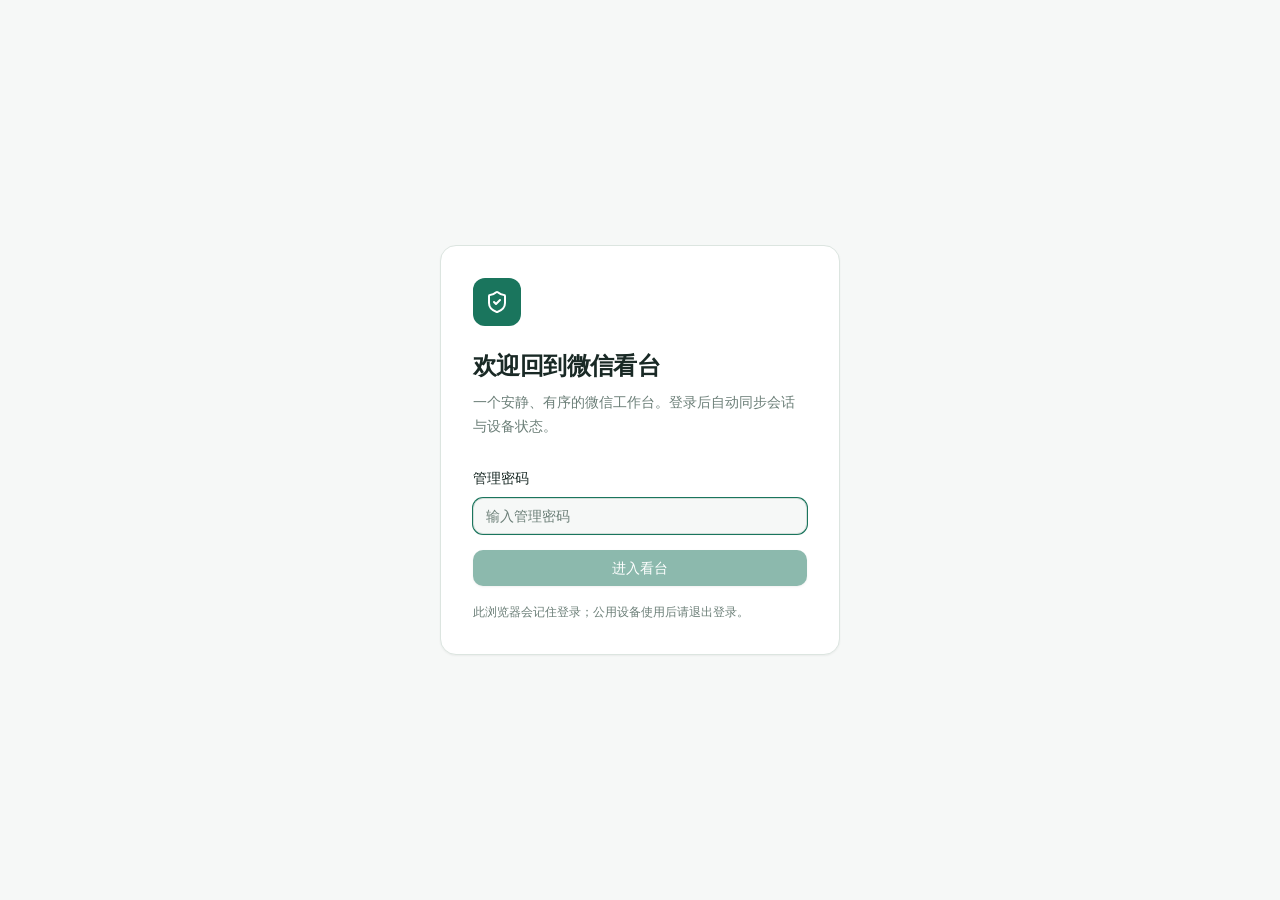
<file: internal/bridge/admin_dist/index.html>
<!doctype html>
<html lang="zh-CN">
  <head>
    <meta charset="UTF-8" />
    <meta name="viewport" content="width=device-width, initial-scale=1.0" />
    <link rel="icon" href="data:image/svg+xml,%3Csvg xmlns='http://www.w3.org/2000/svg' viewBox='0 0 64 64'%3E%3Crect width='64' height='64' rx='12' fill='%23111727'/%3E%3Cpath d='M8 32s8-14 24-14 24 14 24 14-8 14-24 14S8 32 8 32Z' fill='none' stroke='%23fff' stroke-width='5'/%3E%3Ccircle cx='32' cy='32' r='7' fill='%2322c55e'/%3E%3C/svg%3E" />
    <title>微信看台</title>
    <script type="module" crossorigin src="./assets/index-Dtu9FPA7.js"></script>
    <link rel="stylesheet" crossorigin href="./assets/index-B9vF1eFD.css">
  </head>
  <body>
    <div id="root"></div>
  </body>
</html>
</file>
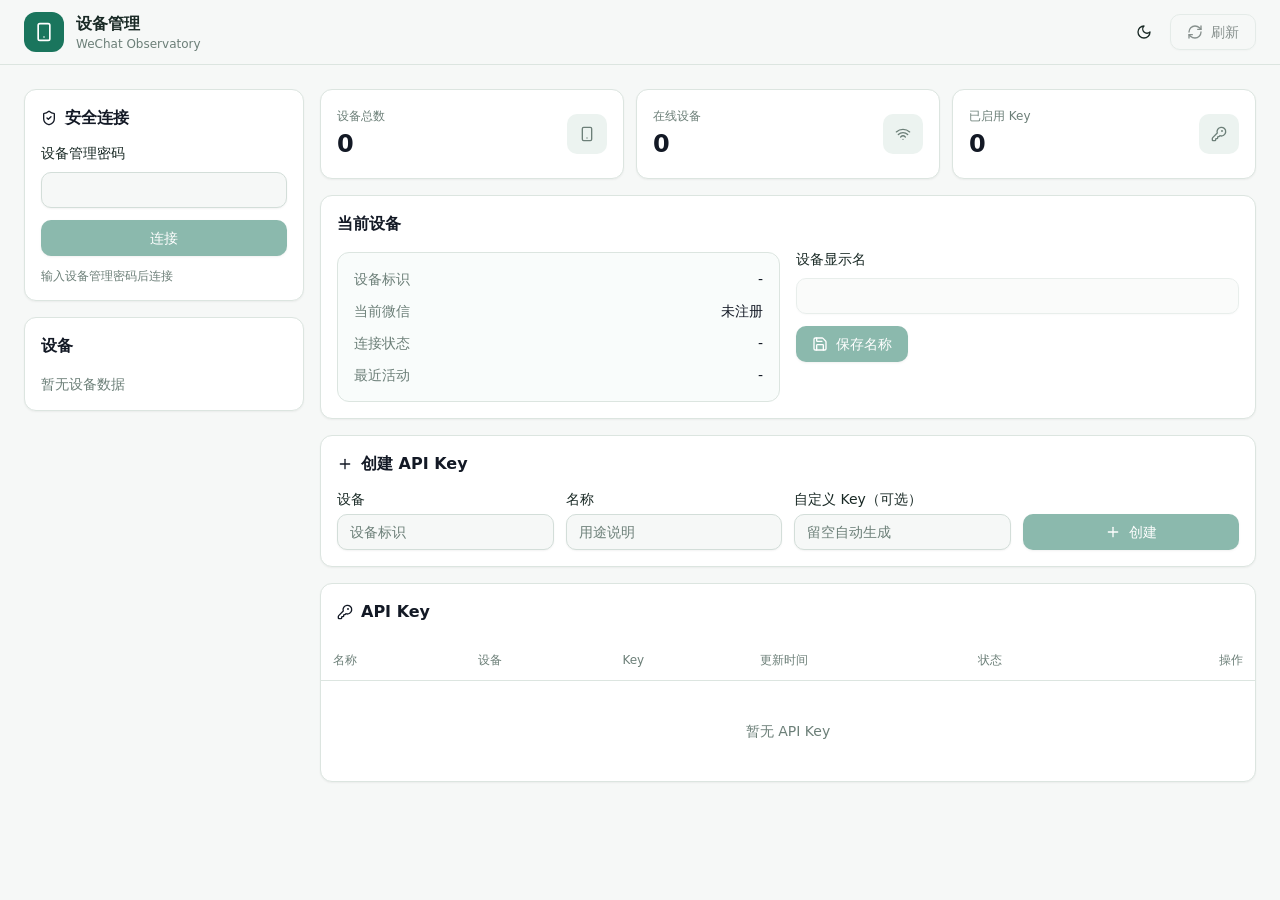
<file: internal/bridge/device_dist/index.html>
<!doctype html>
<html lang="zh-CN">
  <head>
    <meta charset="UTF-8" />
    <meta name="viewport" content="width=device-width, initial-scale=1.0, viewport-fit=cover" />
    <meta name="theme-color" content="#111827" />
    <meta name="apple-mobile-web-app-capable" content="yes" />
    <meta name="apple-mobile-web-app-status-bar-style" content="black-translucent" />
    <meta name="apple-mobile-web-app-title" content="设备管理" />
    <link rel="manifest" href="./device-manifest.webmanifest" />
    <link rel="icon" href="./device-icons/icon-192.png" type="image/png" />
    <link rel="apple-touch-icon" sizes="180x180" href="./device-icons/icon-180.png" />
    <title>设备管理</title>
    <script type="module" crossorigin src="./device-assets/index-Pha3M08c.js"></script>
    <link rel="stylesheet" crossorigin href="./device-assets/index-DvnNr11M.css">
  </head>
  <body>
    <div id="root"></div>
  </body>
</html>
</file>
<file: internal/bridge/admin_dist/assets/index-B9vF1eFD.css>
*,:before,:after{--tw-border-spacing-x: 0;--tw-border-spacing-y: 0;--tw-translate-x: 0;--tw-translate-y: 0;--tw-rotate: 0;--tw-skew-x: 0;--tw-skew-y: 0;--tw-scale-x: 1;--tw-scale-y: 1;--tw-pan-x: ;--tw-pan-y: ;--tw-pinch-zoom: ;--tw-scroll-snap-strictness: proximity;--tw-gradient-from-position: ;--tw-gradient-via-position: ;--tw-gradient-to-position: ;--tw-ordinal: ;--tw-slashed-zero: ;--tw-numeric-figure: ;--tw-numeric-spacing: ;--tw-numeric-fraction: ;--tw-ring-inset: ;--tw-ring-offset-width: 0px;--tw-ring-offset-color: #fff;--tw-ring-color: rgb(59 130 246 / .5);--tw-ring-offset-shadow: 0 0 #0000;--tw-ring-shadow: 0 0 #0000;--tw-shadow: 0 0 #0000;--tw-shadow-colored: 0 0 #0000;--tw-blur: ;--tw-brightness: ;--tw-contrast: ;--tw-grayscale: ;--tw-hue-rotate: ;--tw-invert: ;--tw-saturate: ;--tw-sepia: ;--tw-drop-shadow: ;--tw-backdrop-blur: ;--tw-backdrop-brightness: ;--tw-backdrop-contrast: ;--tw-backdrop-grayscale: ;--tw-backdrop-hue-rotate: ;--tw-backdrop-invert: ;--tw-backdrop-opacity: ;--tw-backdrop-saturate: ;--tw-backdrop-sepia: ;--tw-contain-size: ;--tw-contain-layout: ;--tw-contain-paint: ;--tw-contain-style: }::backdrop{--tw-border-spacing-x: 0;--tw-border-spacing-y: 0;--tw-translate-x: 0;--tw-translate-y: 0;--tw-rotate: 0;--tw-skew-x: 0;--tw-skew-y: 0;--tw-scale-x: 1;--tw-scale-y: 1;--tw-pan-x: ;--tw-pan-y: ;--tw-pinch-zoom: ;--tw-scroll-snap-strictness: proximity;--tw-gradient-from-position: ;--tw-gradient-via-position: ;--tw-gradient-to-position: ;--tw-ordinal: ;--tw-slashed-zero: ;--tw-numeric-figure: ;--tw-numeric-spacing: ;--tw-numeric-fraction: ;--tw-ring-inset: ;--tw-ring-offset-width: 0px;--tw-ring-offset-color: #fff;--tw-ring-color: rgb(59 130 246 / .5);--tw-ring-offset-shadow: 0 0 #0000;--tw-ring-shadow: 0 0 #0000;--tw-shadow: 0 0 #0000;--tw-shadow-colored: 0 0 #0000;--tw-blur: ;--tw-brightness: ;--tw-contrast: ;--tw-grayscale: ;--tw-hue-rotate: ;--tw-invert: ;--tw-saturate: ;--tw-sepia: ;--tw-drop-shadow: ;--tw-backdrop-blur: ;--tw-backdrop-brightness: ;--tw-backdrop-contrast: ;--tw-backdrop-grayscale: ;--tw-backdrop-hue-rotate: ;--tw-backdrop-invert: ;--tw-backdrop-opacity: ;--tw-backdrop-saturate: ;--tw-backdrop-sepia: ;--tw-contain-size: ;--tw-contain-layout: ;--tw-contain-paint: ;--tw-contain-style: }*,:before,:after{box-sizing:border-box;border-width:0;border-style:solid;border-color:#e5e7eb}:before,:after{--tw-content: ""}html,:host{line-height:1.5;-webkit-text-size-adjust:100%;-moz-tab-size:4;-o-tab-size:4;tab-size:4;font-family:ui-sans-serif,system-ui,sans-serif,"Apple Color Emoji","Segoe UI Emoji",Segoe UI Symbol,"Noto Color Emoji";font-feature-settings:normal;font-variation-settings:normal;-webkit-tap-highlight-color:transparent}body{margin:0;line-height:inherit}hr{height:0;color:inherit;border-top-width:1px}abbr:where([title]){-webkit-text-decoration:underline dotted;text-decoration:underline dotted}h1,h2,h3,h4,h5,h6{font-size:inherit;font-weight:inherit}a{color:inherit;text-decoration:inherit}b,strong{font-weight:bolder}code,kbd,samp,pre{font-family:ui-monospace,SFMono-Regular,Menlo,Monaco,Consolas,Liberation Mono,Courier New,monospace;font-feature-settings:normal;font-variation-settings:normal;font-size:1em}small{font-size:80%}sub,sup{font-size:75%;line-height:0;position:relative;vertical-align:baseline}sub{bottom:-.25em}sup{top:-.5em}table{text-indent:0;border-color:inherit;border-collapse:collapse}button,input,optgroup,select,textarea{font-family:inherit;font-feature-settings:inherit;font-variation-settings:inherit;font-size:100%;font-weight:inherit;line-height:inherit;letter-spacing:inherit;color:inherit;margin:0;padding:0}button,select{text-transform:none}button,input:where([type=button]),input:where([type=reset]),input:where([type=submit]){-webkit-appearance:button;background-color:transparent;background-image:none}:-moz-focusring{outline:auto}:-moz-ui-invalid{box-shadow:none}progress{vertical-align:baseline}::-webkit-inner-spin-button,::-webkit-outer-spin-button{height:auto}[type=search]{-webkit-appearance:textfield;outline-offset:-2px}::-webkit-search-decoration{-webkit-appearance:none}::-webkit-file-upload-button{-webkit-appearance:button;font:inherit}summary{display:list-item}blockquote,dl,dd,h1,h2,h3,h4,h5,h6,hr,figure,p,pre{margin:0}fieldset{margin:0;padding:0}legend{padding:0}ol,ul,menu{list-style:none;margin:0;padding:0}dialog{padding:0}textarea{resize:vertical}input::-moz-placeholder,textarea::-moz-placeholder{opacity:1;color:#9ca3af}input::placeholder,textarea::placeholder{opacity:1;color:#9ca3af}button,[role=button]{cursor:pointer}:disabled{cursor:default}img,svg,video,canvas,audio,iframe,embed,object{display:block;vertical-align:middle}img,video{max-width:100%;height:auto}[hidden]:where(:not([hidden=until-found])){display:none}:root{--background: 150 15% 97%;--foreground: 164 24% 13%;--card: 0 0% 100%;--card-foreground: 222 31% 11%;--primary: 164 64% 28%;--primary-foreground: 0 0% 100%;--secondary: 154 24% 94%;--secondary-foreground: 164 24% 18%;--muted: 150 12% 94%;--muted-foreground: 160 8% 46%;--destructive: 5 73% 42%;--destructive-foreground: 0 0% 100%;--border: 150 14% 88%;--input: 150 14% 85%;--ring: 164 64% 28%;--radius: .75rem}.dark{--background: 165 14% 8%;--foreground: 150 16% 93%;--card: 165 13% 11%;--card-foreground: 150 16% 93%;--primary: 158 47% 58%;--primary-foreground: 164 35% 10%;--secondary: 164 15% 17%;--secondary-foreground: 150 16% 93%;--muted: 164 12% 15%;--muted-foreground: 155 10% 63%;--destructive: 4 72% 48%;--destructive-foreground: 0 0% 100%;--border: 164 12% 22%;--input: 164 12% 26%;--ring: 158 47% 58%}*{border-color:hsl(var(--border))}body{margin:0;min-width:320px;background-color:hsl(var(--background));color:hsl(var(--foreground));font-family:Inter,ui-sans-serif,system-ui,-apple-system,BlinkMacSystemFont,Segoe UI,sans-serif}#root{min-height:100vh}button,input{letter-spacing:0}:focus-visible{outline:2px solid hsl(var(--ring));outline-offset:3px}button{cursor:pointer}button:disabled{cursor:default}[hidden]{display:none!important}.observatory-app{min-height:100vh;background-color:hsl(var(--background));color:hsl(var(--foreground))}.app-sidebar{position:fixed;top:0;bottom:0;left:0;z-index:30;display:flex;width:224px;flex-direction:column;border-right-width:1px;background-color:hsl(var(--card));padding:1.75rem 1rem}.app-brand{margin-bottom:2.5rem;display:flex;align-items:center;gap:.75rem;padding-left:.5rem;padding-right:.5rem}.brand-mark{display:flex;height:2.5rem;width:2.5rem;flex-shrink:0;align-items:center;justify-content:center;border-radius:.75rem;background-color:hsl(var(--primary));color:hsl(var(--primary-foreground))}.app-brand strong{display:block;font-size:1rem;line-height:1.5rem;letter-spacing:.025em}.app-brand span:not(.brand-mark){margin-top:.125rem;display:block;font-size:9px;font-weight:600;letter-spacing:.18em;color:hsl(var(--muted-foreground))}.app-nav{display:grid;gap:.375rem}.app-nav button{display:flex;min-height:2.75rem;align-items:center;gap:.75rem;border-radius:var(--radius);padding-left:.75rem;padding-right:.75rem;text-align:left;font-size:.875rem;line-height:1.25rem;font-weight:500;color:hsl(var(--muted-foreground));transition-property:color,background-color,border-color,text-decoration-color,fill,stroke;transition-timing-function:cubic-bezier(.4,0,.2,1);transition-duration:.15s}.app-nav button:hover{background-color:hsl(var(--secondary));color:hsl(var(--foreground))}.app-nav button[aria-current=page]{background-color:hsl(var(--secondary));color:hsl(var(--primary))}.sidebar-devices{margin-top:2.25rem;min-height:0px;overflow-y:auto;border-top-width:1px;padding-top:1.5rem}.sidebar-label{margin-bottom:.75rem;display:flex;align-items:center;justify-content:space-between;padding-left:.75rem;padding-right:.75rem;font-size:11px;font-weight:500;color:hsl(var(--muted-foreground))}.sidebar-label span{border-radius:.25rem;background-color:hsl(var(--secondary));padding:.125rem .375rem;font-size:10px}.device-selector{margin-bottom:.25rem;display:flex;width:100%;align-items:center;gap:.625rem;border-radius:var(--radius);padding:.75rem;text-align:left}.device-selector:hover{background-color:hsl(var(--secondary))}.device-selector[aria-pressed=true]{background-color:hsl(var(--primary) / .05)}.device-selector strong{display:block;overflow:hidden;text-overflow:ellipsis;white-space:nowrap;font-size:.875rem;line-height:1.25rem;font-weight:500}.device-selector small{margin-top:.25rem;display:block;overflow:hidden;text-overflow:ellipsis;white-space:nowrap;font-size:11px;color:hsl(var(--muted-foreground))}.device-dot{height:.375rem;width:.375rem;flex-shrink:0;border-radius:9999px;--tw-bg-opacity: 1;background-color:rgb(16 185 129 / var(--tw-bg-opacity, 1))}.device-dot.offline{background-color:hsl(var(--muted-foreground))}.sidebar-footer{margin-top:auto;display:flex;align-items:center;justify-content:space-between;gap:.25rem;padding-top:1.5rem}.app-body{margin-left:224px;min-width:0px}.app-topbar{display:flex;min-height:106px;align-items:center;justify-content:space-between;gap:1rem;border-bottom-width:1px;background-color:hsl(var(--card) / .7);padding:1.25rem 2rem}.eyebrow{margin-bottom:.375rem;font-size:10px;font-weight:600;letter-spacing:.18em;color:hsl(var(--muted-foreground))}.app-topbar h1{font-size:1.25rem;line-height:1.75rem;font-weight:600;letter-spacing:-.025em}.app-main{margin-left:auto;margin-right:auto;display:grid;max-width:1600px;gap:1.25rem;padding:1rem 2rem 2rem}.workspace-notice{display:flex;min-width:0px;align-items:flex-start;justify-content:space-between;gap:1rem;font-size:.75rem;line-height:1.25rem;color:hsl(var(--muted-foreground))}.workspace-notice>span:first-child{white-space:normal;overflow-wrap:anywhere}.workspace-summary{display:flex;flex-wrap:wrap;align-items:center;justify-content:space-between;gap:1.25rem;border-radius:.75rem;border-width:1px;background-color:hsl(var(--card));padding:1rem 1.25rem}.summary-account{display:flex;min-width:0px;flex:1 1 0%;align-items:center;gap:.75rem}.account-avatar{display:flex;height:3rem;width:3rem;flex-shrink:0;align-items:center;justify-content:center;border-radius:.75rem;background-color:hsl(var(--secondary));color:hsl(var(--primary))}.summary-metrics{display:flex;flex-shrink:0;gap:2rem;border-left-width:1px;padding-left:1.75rem}.summary-metrics>div{display:grid;gap:.25rem}.summary-metrics span{font-size:11px;color:hsl(var(--muted-foreground))}.summary-metrics strong{font-size:1.25rem;line-height:1.75rem;font-weight:600;--tw-numeric-spacing: tabular-nums;font-variant-numeric:var(--tw-ordinal) var(--tw-slashed-zero) var(--tw-numeric-figure) var(--tw-numeric-spacing) var(--tw-numeric-fraction)}.conversation-grid{display:grid;min-width:0px;align-items:flex-start;gap:1.25rem;grid-template-columns:300px minmax(0,1fr)}.contact-panel,.chat-panel{overflow:hidden;--tw-shadow: 0 0 #0000;--tw-shadow-colored: 0 0 #0000;box-shadow:var(--tw-ring-offset-shadow, 0 0 #0000),var(--tw-ring-shadow, 0 0 #0000),var(--tw-shadow)}.contact-list{display:grid;max-height:650px;min-height:180px;align-content:flex-start;gap:.25rem;overflow-y:auto;overflow-x:hidden}.contact-row{width:100%;min-width:0px;border-radius:var(--radius);border-width:1px;border-color:transparent;padding:.75rem;text-align:left;transition-property:color,background-color,border-color,text-decoration-color,fill,stroke;transition-timing-function:cubic-bezier(.4,0,.2,1);transition-duration:.15s}.contact-row:hover{background-color:hsl(var(--secondary) / .6)}.contact-row.selected{border-color:hsl(var(--primary) / .1);background-color:hsl(var(--secondary))}.message-timeline{display:grid;height:380px;min-height:240px;align-content:flex-start;gap:1rem;overflow-y:auto;overflow-x:hidden;border-radius:var(--radius);background-color:hsl(var(--muted) / .4);padding:1rem}.message-composer{display:grid;gap:.5rem;border-radius:var(--radius);border-width:1px;background-color:hsl(var(--card));padding:.75rem}.message-composer textarea{min-height:72px;resize:vertical;border-width:0px;background-color:transparent;padding-left:0;padding-right:0;--tw-shadow: 0 0 #0000;--tw-shadow-colored: 0 0 #0000;box-shadow:var(--tw-ring-offset-shadow, 0 0 #0000),var(--tw-ring-shadow, 0 0 #0000),var(--tw-shadow)}.message-composer textarea:focus-visible{--tw-ring-offset-shadow: var(--tw-ring-inset) 0 0 0 var(--tw-ring-offset-width) var(--tw-ring-offset-color);--tw-ring-shadow: var(--tw-ring-inset) 0 0 0 calc(0px + var(--tw-ring-offset-width)) var(--tw-ring-color);box-shadow:var(--tw-ring-offset-shadow),var(--tw-ring-shadow),var(--tw-shadow, 0 0 #0000)}.login-page{display:grid;min-height:100vh;place-items:center;background-color:hsl(var(--background));padding:1.5rem}.login-card{width:100%;max-width:400px;border-radius:1rem;border-width:1px;background-color:hsl(var(--card));padding:2rem;--tw-shadow: 0 1px 2px 0 rgb(0 0 0 / .05);--tw-shadow-colored: 0 1px 2px 0 var(--tw-shadow-color);box-shadow:var(--tw-ring-offset-shadow, 0 0 #0000),var(--tw-ring-shadow, 0 0 #0000),var(--tw-shadow)}.login-card .brand-mark{margin-bottom:1.5rem;height:3rem;width:3rem}.pointer-events-none{pointer-events:none}.visible{visibility:visible}.fixed{position:fixed}.absolute{position:absolute}.relative{position:relative}.inset-0{top:0;right:0;bottom:0;left:0}.left-2\.5{left:.625rem}.right-2{right:.5rem}.top-2{top:.5rem}.top-2\.5{top:.625rem}.z-10{z-index:10}.z-50{z-index:50}.mx-3{margin-left:.75rem;margin-right:.75rem}.my-2{margin-top:.5rem;margin-bottom:.5rem}.mb-1{margin-bottom:.25rem}.mb-2{margin-bottom:.5rem}.mb-4{margin-bottom:1rem}.mb-7{margin-bottom:1.75rem}.ml-auto{margin-left:auto}.mr-1{margin-right:.25rem}.mt-1{margin-top:.25rem}.mt-2{margin-top:.5rem}.mt-3{margin-top:.75rem}.mt-4{margin-top:1rem}.mt-5{margin-top:1.25rem}.block{display:block}.flex{display:flex}.inline-flex{display:inline-flex}.table{display:table}.grid{display:grid}.hidden{display:none}.h-10{height:2.5rem}.h-3{height:.75rem}.h-3\.5{height:.875rem}.h-4{height:1rem}.h-5{height:1.25rem}.h-6{height:1.5rem}.h-7{height:1.75rem}.h-8{height:2rem}.h-9{height:2.25rem}.h-auto{height:auto}.max-h-56{max-height:14rem}.max-h-72{max-height:18rem}.max-h-80{max-height:20rem}.max-h-\[420px\]{max-height:420px}.max-h-\[calc\(100dvh-2rem\)\]{max-height:calc(100dvh - 2rem)}.min-h-\[120px\]{min-height:120px}.min-h-\[96px\]{min-height:96px}.w-3{width:.75rem}.w-3\.5{width:.875rem}.w-4{width:1rem}.w-5{width:1.25rem}.w-6{width:1.5rem}.w-9{width:2.25rem}.w-\[128px\]{width:128px}.w-\[96px\]{width:96px}.w-fit{width:-moz-fit-content;width:fit-content}.w-full{width:100%}.min-w-0{min-width:0px}.min-w-\[120px\]{min-width:120px}.min-w-\[140px\]{min-width:140px}.min-w-\[150px\]{min-width:150px}.min-w-\[160px\]{min-width:160px}.min-w-\[180px\]{min-width:180px}.min-w-\[220px\]{min-width:220px}.min-w-\[280px\]{min-width:280px}.max-w-3xl{max-width:48rem}.max-w-\[420px\]{max-width:420px}.max-w-\[82\%\]{max-width:82%}.max-w-full{max-width:100%}.max-w-lg{max-width:32rem}.flex-1{flex:1 1 0%}.shrink-0{flex-shrink:0}.caption-bottom{caption-side:bottom}@keyframes spin{to{transform:rotate(360deg)}}.animate-spin{animation:spin 1s linear infinite}.cursor-pointer{cursor:pointer}.resize-y{resize:vertical}.scroll-mt-32{scroll-margin-top:8rem}.grid-cols-2{grid-template-columns:repeat(2,minmax(0,1fr))}.grid-cols-3{grid-template-columns:repeat(3,minmax(0,1fr))}.flex-wrap{flex-wrap:wrap}.place-items-center{place-items:center}.content-start{align-content:flex-start}.items-start{align-items:flex-start}.items-center{align-items:center}.justify-start{justify-content:flex-start}.justify-end{justify-content:flex-end}.justify-center{justify-content:center}.justify-between{justify-content:space-between}.justify-items-center{justify-items:center}.gap-0{gap:0px}.gap-1{gap:.25rem}.gap-1\.5{gap:.375rem}.gap-2{gap:.5rem}.gap-3{gap:.75rem}.gap-4{gap:1rem}.gap-5{gap:1.25rem}.gap-x-3{-moz-column-gap:.75rem;column-gap:.75rem}.gap-y-1{row-gap:.25rem}.overflow-auto{overflow:auto}.overflow-hidden{overflow:hidden}.overflow-y-auto{overflow-y:auto}.truncate{overflow:hidden;text-overflow:ellipsis;white-space:nowrap}.whitespace-pre-wrap{white-space:pre-wrap}.break-words{overflow-wrap:break-word}.break-all{word-break:break-all}.rounded{border-radius:.25rem}.rounded-lg{border-radius:var(--radius)}.rounded-md{border-radius:calc(var(--radius) - 2px)}.border{border-width:1px}.border-2{border-width:2px}.border-b{border-bottom-width:1px}.border-t{border-top-width:1px}.border-dashed{border-style:dashed}.border-amber-200{--tw-border-opacity: 1;border-color:rgb(253 230 138 / var(--tw-border-opacity, 1))}.border-border{border-color:hsl(var(--border))}.border-border\/70{border-color:hsl(var(--border) / .7)}.border-emerald-200{--tw-border-opacity: 1;border-color:rgb(167 243 208 / var(--tw-border-opacity, 1))}.border-input{border-color:hsl(var(--input))}.border-primary{border-color:hsl(var(--primary))}.border-primary-foreground\/30{border-color:hsl(var(--primary-foreground) / .3)}.border-primary\/20{border-color:hsl(var(--primary) / .2)}.border-sky-300{--tw-border-opacity: 1;border-color:rgb(125 211 252 / var(--tw-border-opacity, 1))}.border-transparent{border-color:transparent}.bg-amber-50{--tw-bg-opacity: 1;background-color:rgb(255 251 235 / var(--tw-bg-opacity, 1))}.bg-background{background-color:hsl(var(--background))}.bg-background\/60{background-color:hsl(var(--background) / .6)}.bg-background\/80{background-color:hsl(var(--background) / .8)}.bg-black{--tw-bg-opacity: 1;background-color:rgb(0 0 0 / var(--tw-bg-opacity, 1))}.bg-black\/35{background-color:#00000059}.bg-card{background-color:hsl(var(--card))}.bg-destructive{background-color:hsl(var(--destructive))}.bg-emerald-50{--tw-bg-opacity: 1;background-color:rgb(236 253 245 / var(--tw-bg-opacity, 1))}.bg-muted{background-color:hsl(var(--muted))}.bg-primary{background-color:hsl(var(--primary))}.bg-primary-foreground\/10{background-color:hsl(var(--primary-foreground) / .1)}.bg-secondary{background-color:hsl(var(--secondary))}.bg-secondary\/40{background-color:hsl(var(--secondary) / .4)}.bg-secondary\/70{background-color:hsl(var(--secondary) / .7)}.object-contain{-o-object-fit:contain;object-fit:contain}.p-1{padding:.25rem}.p-2{padding:.5rem}.p-3{padding:.75rem}.p-4{padding:1rem}.p-5{padding:1.25rem}.p-6{padding:1.5rem}.px-2{padding-left:.5rem;padding-right:.5rem}.px-3{padding-left:.75rem;padding-right:.75rem}.px-4{padding-left:1rem;padding-right:1rem}.py-1{padding-top:.25rem;padding-bottom:.25rem}.py-2{padding-top:.5rem;padding-bottom:.5rem}.py-3{padding-top:.75rem;padding-bottom:.75rem}.py-5{padding-top:1.25rem;padding-bottom:1.25rem}.pb-3{padding-bottom:.75rem}.pl-8{padding-left:2rem}.pt-0{padding-top:0}.pt-2{padding-top:.5rem}.text-left{text-align:left}.text-center{text-align:center}.align-top{vertical-align:top}.align-middle{vertical-align:middle}.font-mono{font-family:ui-monospace,SFMono-Regular,Menlo,Monaco,Consolas,Liberation Mono,Courier New,monospace}.text-2xl{font-size:1.5rem;line-height:2rem}.text-\[11px\]{font-size:11px}.text-base{font-size:1rem;line-height:1.5rem}.text-lg{font-size:1.125rem;line-height:1.75rem}.text-sm{font-size:.875rem;line-height:1.25rem}.text-xs{font-size:.75rem;line-height:1rem}.font-medium{font-weight:500}.font-semibold{font-weight:600}.leading-5{line-height:1.25rem}.leading-6{line-height:1.5rem}.leading-none{line-height:1}.tracking-normal{letter-spacing:0em}.tracking-tight{letter-spacing:-.025em}.text-amber-600{--tw-text-opacity: 1;color:rgb(217 119 6 / var(--tw-text-opacity, 1))}.text-amber-700{--tw-text-opacity: 1;color:rgb(180 83 9 / var(--tw-text-opacity, 1))}.text-card-foreground{color:hsl(var(--card-foreground))}.text-destructive{color:hsl(var(--destructive))}.text-destructive-foreground{color:hsl(var(--destructive-foreground))}.text-emerald-700{--tw-text-opacity: 1;color:rgb(4 120 87 / var(--tw-text-opacity, 1))}.text-foreground{color:hsl(var(--foreground))}.text-muted-foreground{color:hsl(var(--muted-foreground))}.text-primary-foreground{color:hsl(var(--primary-foreground))}.text-secondary-foreground{color:hsl(var(--secondary-foreground))}.text-sky-700{--tw-text-opacity: 1;color:rgb(3 105 161 / var(--tw-text-opacity, 1))}.accent-primary{accent-color:hsl(var(--primary))}.opacity-80{opacity:.8}.shadow{--tw-shadow: 0 1px 3px 0 rgb(0 0 0 / .1), 0 1px 2px -1px rgb(0 0 0 / .1);--tw-shadow-colored: 0 1px 3px 0 var(--tw-shadow-color), 0 1px 2px -1px var(--tw-shadow-color);box-shadow:var(--tw-ring-offset-shadow, 0 0 #0000),var(--tw-ring-shadow, 0 0 #0000),var(--tw-shadow)}.shadow-lg{--tw-shadow: 0 10px 15px -3px rgb(0 0 0 / .1), 0 4px 6px -4px rgb(0 0 0 / .1);--tw-shadow-colored: 0 10px 15px -3px var(--tw-shadow-color), 0 4px 6px -4px var(--tw-shadow-color);box-shadow:var(--tw-ring-offset-shadow, 0 0 #0000),var(--tw-ring-shadow, 0 0 #0000),var(--tw-shadow)}.shadow-sm{--tw-shadow: 0 1px 2px 0 rgb(0 0 0 / .05);--tw-shadow-colored: 0 1px 2px 0 var(--tw-shadow-color);box-shadow:var(--tw-ring-offset-shadow, 0 0 #0000),var(--tw-ring-shadow, 0 0 #0000),var(--tw-shadow)}.outline{outline-style:solid}.filter{filter:var(--tw-blur) var(--tw-brightness) var(--tw-contrast) var(--tw-grayscale) var(--tw-hue-rotate) var(--tw-invert) var(--tw-saturate) var(--tw-sepia) var(--tw-drop-shadow)}.transition{transition-property:color,background-color,border-color,text-decoration-color,fill,stroke,opacity,box-shadow,transform,filter,backdrop-filter;transition-timing-function:cubic-bezier(.4,0,.2,1);transition-duration:.15s}.transition-colors{transition-property:color,background-color,border-color,text-decoration-color,fill,stroke;transition-timing-function:cubic-bezier(.4,0,.2,1);transition-duration:.15s}@keyframes enter{0%{opacity:var(--tw-enter-opacity, 1);transform:translate3d(var(--tw-enter-translate-x, 0),var(--tw-enter-translate-y, 0),0) scale3d(var(--tw-enter-scale, 1),var(--tw-enter-scale, 1),var(--tw-enter-scale, 1)) rotate(var(--tw-enter-rotate, 0))}}@keyframes exit{to{opacity:var(--tw-exit-opacity, 1);transform:translate3d(var(--tw-exit-translate-x, 0),var(--tw-exit-translate-y, 0),0) scale3d(var(--tw-exit-scale, 1),var(--tw-exit-scale, 1),var(--tw-exit-scale, 1)) rotate(var(--tw-exit-rotate, 0))}}.\!running{animation-play-state:running!important}.running{animation-play-state:running}@media(min-width:1600px){.conversation-grid{grid-template-columns:340px minmax(0,1fr)}.message-timeline{height:430px}}@media(max-width:1199px){.app-sidebar{width:200px;padding-inline:12px}.app-body{margin-left:200px}.app-main,.app-topbar{padding-inline:20px}.conversation-grid{grid-template-columns:260px minmax(0,1fr);gap:16px}.summary-metrics{gap:18px;padding-left:18px}}@media(max-width:900px){.app-sidebar{position:static;width:auto;padding:16px 20px 0}.app-brand{margin-bottom:16px;padding:0}.app-nav{display:flex;gap:6px;padding-bottom:12px}.app-nav button{flex:1;justify-content:center;padding-inline:10px;min-height:40px}.app-nav button>svg:last-child:not(:first-child){display:none}.sidebar-devices{display:flex;gap:8px;margin:0;padding:10px 0;overflow-x:auto}.sidebar-label{display:none}.device-selector{width:auto;min-width:150px;margin:0;padding:8px 12px}.device-selector small{display:none}.sidebar-footer{position:absolute;right:16px;top:16px;padding:0}.sidebar-footer>span{display:none}.app-body{margin-left:0}.app-topbar{min-height:90px}.app-main{padding-top:12px}.conversation-grid{grid-template-columns:270px minmax(0,1fr)}}@media(max-width:640px){.app-main,.app-topbar{padding-inline:14px}.app-topbar{gap:8px}.app-topbar h1{font-size:18px}.app-topbar .eyebrow{font-size:9px}.conversation-grid{grid-template-columns:minmax(0,1fr)}.contact-list{max-height:220px;min-height:80px}.message-timeline{height:340px}.workspace-summary{padding:16px;gap:16px}.summary-account{flex-basis:100%}.summary-metrics{width:100%;padding:12px 0 0;border-left:0;border-top:1px solid hsl(var(--border));justify-content:space-around}.summary-metrics strong{font-size:18px}.app-nav button{font-size:12px;gap:6px}}@media(prefers-reduced-motion:reduce){*,*:before,*:after{animation-duration:.01ms!important;transition-duration:.01ms!important;scroll-behavior:auto!important}}.placeholder\:text-muted-foreground::-moz-placeholder{color:hsl(var(--muted-foreground))}.placeholder\:text-muted-foreground::placeholder{color:hsl(var(--muted-foreground))}.hover\:bg-destructive\/90:hover{background-color:hsl(var(--destructive) / .9)}.hover\:bg-primary\/90:hover{background-color:hsl(var(--primary) / .9)}.hover\:bg-secondary:hover{background-color:hsl(var(--secondary))}.hover\:bg-secondary\/60:hover{background-color:hsl(var(--secondary) / .6)}.hover\:bg-secondary\/80:hover{background-color:hsl(var(--secondary) / .8)}.hover\:text-foreground:hover{color:hsl(var(--foreground))}.focus-visible\:outline-none:focus-visible{outline:2px solid transparent;outline-offset:2px}.focus-visible\:ring-1:focus-visible{--tw-ring-offset-shadow: var(--tw-ring-inset) 0 0 0 var(--tw-ring-offset-width) var(--tw-ring-offset-color);--tw-ring-shadow: var(--tw-ring-inset) 0 0 0 calc(1px + var(--tw-ring-offset-width)) var(--tw-ring-color);box-shadow:var(--tw-ring-offset-shadow),var(--tw-ring-shadow),var(--tw-shadow, 0 0 #0000)}.focus-visible\:ring-ring:focus-visible{--tw-ring-color: hsl(var(--ring))}.disabled\:pointer-events-none:disabled{pointer-events:none}.disabled\:cursor-not-allowed:disabled{cursor:not-allowed}.disabled\:opacity-50:disabled{opacity:.5}.dark\:border-amber-500\/35:is(.dark *){border-color:#f59e0b59}.dark\:border-emerald-500\/35:is(.dark *){border-color:#10b98159}.dark\:border-sky-500\/40:is(.dark *){border-color:#0ea5e966}.dark\:bg-amber-500\/15:is(.dark *){background-color:#f59e0b26}.dark\:bg-emerald-500\/15:is(.dark *){background-color:#10b98126}.dark\:text-amber-200:is(.dark *){--tw-text-opacity: 1;color:rgb(253 230 138 / var(--tw-text-opacity, 1))}.dark\:text-emerald-200:is(.dark *){--tw-text-opacity: 1;color:rgb(167 243 208 / var(--tw-text-opacity, 1))}.dark\:text-sky-200:is(.dark *){--tw-text-opacity: 1;color:rgb(186 230 253 / var(--tw-text-opacity, 1))}@media(min-width:640px){.sm\:inline{display:inline}.sm\:flex{display:flex}.sm\:w-auto{width:auto}.sm\:items-start{align-items:flex-start}.sm\:justify-between{justify-content:space-between}.sm\:gap-3{gap:.75rem}}@media(min-width:768px){.md\:items-center{align-items:center}}@media(min-width:1024px){.lg\:col-span-2{grid-column:span 2 / span 2}.lg\:grid-cols-2{grid-template-columns:repeat(2,minmax(0,1fr))}}@media(min-width:1280px){.xl\:grid-cols-\[minmax\(0\,1fr\)_340px\]{grid-template-columns:minmax(0,1fr) 340px}}.\[\&_tr\:last-child\]\:border-0 tr:last-child{border-width:0px}.\[\&_tr\]\:border-b tr{border-bottom-width:1px}
</file>
<file: internal/bridge/device_dist/device-assets/index-DvnNr11M.css>
*,:before,:after{--tw-border-spacing-x: 0;--tw-border-spacing-y: 0;--tw-translate-x: 0;--tw-translate-y: 0;--tw-rotate: 0;--tw-skew-x: 0;--tw-skew-y: 0;--tw-scale-x: 1;--tw-scale-y: 1;--tw-pan-x: ;--tw-pan-y: ;--tw-pinch-zoom: ;--tw-scroll-snap-strictness: proximity;--tw-gradient-from-position: ;--tw-gradient-via-position: ;--tw-gradient-to-position: ;--tw-ordinal: ;--tw-slashed-zero: ;--tw-numeric-figure: ;--tw-numeric-spacing: ;--tw-numeric-fraction: ;--tw-ring-inset: ;--tw-ring-offset-width: 0px;--tw-ring-offset-color: #fff;--tw-ring-color: rgb(59 130 246 / .5);--tw-ring-offset-shadow: 0 0 #0000;--tw-ring-shadow: 0 0 #0000;--tw-shadow: 0 0 #0000;--tw-shadow-colored: 0 0 #0000;--tw-blur: ;--tw-brightness: ;--tw-contrast: ;--tw-grayscale: ;--tw-hue-rotate: ;--tw-invert: ;--tw-saturate: ;--tw-sepia: ;--tw-drop-shadow: ;--tw-backdrop-blur: ;--tw-backdrop-brightness: ;--tw-backdrop-contrast: ;--tw-backdrop-grayscale: ;--tw-backdrop-hue-rotate: ;--tw-backdrop-invert: ;--tw-backdrop-opacity: ;--tw-backdrop-saturate: ;--tw-backdrop-sepia: ;--tw-contain-size: ;--tw-contain-layout: ;--tw-contain-paint: ;--tw-contain-style: }::backdrop{--tw-border-spacing-x: 0;--tw-border-spacing-y: 0;--tw-translate-x: 0;--tw-translate-y: 0;--tw-rotate: 0;--tw-skew-x: 0;--tw-skew-y: 0;--tw-scale-x: 1;--tw-scale-y: 1;--tw-pan-x: ;--tw-pan-y: ;--tw-pinch-zoom: ;--tw-scroll-snap-strictness: proximity;--tw-gradient-from-position: ;--tw-gradient-via-position: ;--tw-gradient-to-position: ;--tw-ordinal: ;--tw-slashed-zero: ;--tw-numeric-figure: ;--tw-numeric-spacing: ;--tw-numeric-fraction: ;--tw-ring-inset: ;--tw-ring-offset-width: 0px;--tw-ring-offset-color: #fff;--tw-ring-color: rgb(59 130 246 / .5);--tw-ring-offset-shadow: 0 0 #0000;--tw-ring-shadow: 0 0 #0000;--tw-shadow: 0 0 #0000;--tw-shadow-colored: 0 0 #0000;--tw-blur: ;--tw-brightness: ;--tw-contrast: ;--tw-grayscale: ;--tw-hue-rotate: ;--tw-invert: ;--tw-saturate: ;--tw-sepia: ;--tw-drop-shadow: ;--tw-backdrop-blur: ;--tw-backdrop-brightness: ;--tw-backdrop-contrast: ;--tw-backdrop-grayscale: ;--tw-backdrop-hue-rotate: ;--tw-backdrop-invert: ;--tw-backdrop-opacity: ;--tw-backdrop-saturate: ;--tw-backdrop-sepia: ;--tw-contain-size: ;--tw-contain-layout: ;--tw-contain-paint: ;--tw-contain-style: }*,:before,:after{box-sizing:border-box;border-width:0;border-style:solid;border-color:#e5e7eb}:before,:after{--tw-content: ""}html,:host{line-height:1.5;-webkit-text-size-adjust:100%;-moz-tab-size:4;-o-tab-size:4;tab-size:4;font-family:ui-sans-serif,system-ui,sans-serif,"Apple Color Emoji","Segoe UI Emoji",Segoe UI Symbol,"Noto Color Emoji";font-feature-settings:normal;font-variation-settings:normal;-webkit-tap-highlight-color:transparent}body{margin:0;line-height:inherit}hr{height:0;color:inherit;border-top-width:1px}abbr:where([title]){-webkit-text-decoration:underline dotted;text-decoration:underline dotted}h1,h2,h3,h4,h5,h6{font-size:inherit;font-weight:inherit}a{color:inherit;text-decoration:inherit}b,strong{font-weight:bolder}code,kbd,samp,pre{font-family:ui-monospace,SFMono-Regular,Menlo,Monaco,Consolas,Liberation Mono,Courier New,monospace;font-feature-settings:normal;font-variation-settings:normal;font-size:1em}small{font-size:80%}sub,sup{font-size:75%;line-height:0;position:relative;vertical-align:baseline}sub{bottom:-.25em}sup{top:-.5em}table{text-indent:0;border-color:inherit;border-collapse:collapse}button,input,optgroup,select,textarea{font-family:inherit;font-feature-settings:inherit;font-variation-settings:inherit;font-size:100%;font-weight:inherit;line-height:inherit;letter-spacing:inherit;color:inherit;margin:0;padding:0}button,select{text-transform:none}button,input:where([type=button]),input:where([type=reset]),input:where([type=submit]){-webkit-appearance:button;background-color:transparent;background-image:none}:-moz-focusring{outline:auto}:-moz-ui-invalid{box-shadow:none}progress{vertical-align:baseline}::-webkit-inner-spin-button,::-webkit-outer-spin-button{height:auto}[type=search]{-webkit-appearance:textfield;outline-offset:-2px}::-webkit-search-decoration{-webkit-appearance:none}::-webkit-file-upload-button{-webkit-appearance:button;font:inherit}summary{display:list-item}blockquote,dl,dd,h1,h2,h3,h4,h5,h6,hr,figure,p,pre{margin:0}fieldset{margin:0;padding:0}legend{padding:0}ol,ul,menu{list-style:none;margin:0;padding:0}dialog{padding:0}textarea{resize:vertical}input::-moz-placeholder,textarea::-moz-placeholder{opacity:1;color:#9ca3af}input::placeholder,textarea::placeholder{opacity:1;color:#9ca3af}button,[role=button]{cursor:pointer}:disabled{cursor:default}img,svg,video,canvas,audio,iframe,embed,object{display:block;vertical-align:middle}img,video{max-width:100%;height:auto}[hidden]:where(:not([hidden=until-found])){display:none}:root{--background: 150 15% 97%;--foreground: 164 24% 13%;--card: 0 0% 100%;--card-foreground: 222 31% 11%;--primary: 164 64% 28%;--primary-foreground: 0 0% 100%;--secondary: 154 24% 94%;--secondary-foreground: 164 24% 18%;--muted: 150 12% 94%;--muted-foreground: 160 8% 46%;--destructive: 5 73% 42%;--destructive-foreground: 0 0% 100%;--border: 150 14% 88%;--input: 150 14% 85%;--ring: 164 64% 28%;--radius: .75rem}.dark{--background: 165 14% 8%;--foreground: 150 16% 93%;--card: 165 13% 11%;--card-foreground: 150 16% 93%;--primary: 158 47% 58%;--primary-foreground: 164 35% 10%;--secondary: 164 15% 17%;--secondary-foreground: 150 16% 93%;--muted: 164 12% 15%;--muted-foreground: 155 10% 63%;--destructive: 4 72% 48%;--destructive-foreground: 0 0% 100%;--border: 164 12% 22%;--input: 164 12% 26%;--ring: 158 47% 58%}*{border-color:hsl(var(--border))}body{margin:0;min-width:320px;background-color:hsl(var(--background));color:hsl(var(--foreground));font-family:Inter,ui-sans-serif,system-ui,-apple-system,BlinkMacSystemFont,Segoe UI,sans-serif}#root{min-height:100vh}button,input{letter-spacing:0}:focus-visible{outline:2px solid hsl(var(--ring));outline-offset:3px}button{cursor:pointer}button:disabled{cursor:default}[hidden]{display:none!important}.device-dot.offline{background-color:hsl(var(--muted-foreground))}.visible{visibility:visible}.fixed{position:fixed}.absolute{position:absolute}.relative{position:relative}.sticky{position:sticky}.inset-0{top:0;right:0;bottom:0;left:0}.right-2{right:.5rem}.top-0{top:0}.top-2{top:.5rem}.z-10{z-index:10}.z-20{z-index:20}.z-50{z-index:50}.mx-auto{margin-left:auto;margin-right:auto}.my-2{margin-top:.5rem;margin-bottom:.5rem}.mb-4{margin-bottom:1rem}.mr-1{margin-right:.25rem}.mt-1{margin-top:.25rem}.mt-2{margin-top:.5rem}.mt-3{margin-top:.75rem}.mt-4{margin-top:1rem}.mt-5{margin-top:1.25rem}.block{display:block}.flex{display:flex}.inline-flex{display:inline-flex}.table{display:table}.grid{display:grid}.hidden{display:none}.h-10{height:2.5rem}.h-3{height:.75rem}.h-3\.5{height:.875rem}.h-4{height:1rem}.h-5{height:1.25rem}.h-6{height:1.5rem}.h-7{height:1.75rem}.h-8{height:2rem}.h-9{height:2.25rem}.h-auto{height:auto}.max-h-\[420px\]{max-height:420px}.max-h-\[calc\(100dvh-2rem\)\]{max-height:calc(100dvh - 2rem)}.min-h-\[88px\]{min-height:88px}.min-h-\[96px\]{min-height:96px}.min-h-screen{min-height:100vh}.w-10{width:2.5rem}.w-3{width:.75rem}.w-3\.5{width:.875rem}.w-4{width:1rem}.w-5{width:1.25rem}.w-9{width:2.25rem}.w-fit{width:-moz-fit-content;width:fit-content}.w-full{width:100%}.min-w-0{min-width:0px}.max-w-3xl{max-width:48rem}.max-w-\[1500px\]{max-width:1500px}.max-w-\[260px\]{max-width:260px}.max-w-lg{max-width:32rem}.shrink-0{flex-shrink:0}.caption-bottom{caption-side:bottom}@keyframes spin{to{transform:rotate(360deg)}}.animate-spin{animation:spin 1s linear infinite}.cursor-pointer{cursor:pointer}.resize-y{resize:vertical}.scroll-mt-32{scroll-margin-top:8rem}.flex-wrap{flex-wrap:wrap}.place-items-center{place-items:center}.content-start{align-content:flex-start}.items-start{align-items:flex-start}.items-end{align-items:flex-end}.items-center{align-items:center}.justify-end{justify-content:flex-end}.justify-center{justify-content:center}.justify-between{justify-content:space-between}.gap-1{gap:.25rem}.gap-1\.5{gap:.375rem}.gap-2{gap:.5rem}.gap-3{gap:.75rem}.gap-4{gap:1rem}.gap-x-3{-moz-column-gap:.75rem;column-gap:.75rem}.gap-y-1{row-gap:.25rem}.overflow-x-auto{overflow-x:auto}.overflow-y-auto{overflow-y:auto}.truncate{overflow:hidden;text-overflow:ellipsis;white-space:nowrap}.whitespace-nowrap{white-space:nowrap}.whitespace-pre-wrap{white-space:pre-wrap}.break-words{overflow-wrap:break-word}.break-all{word-break:break-all}.rounded{border-radius:.25rem}.rounded-lg{border-radius:var(--radius)}.rounded-md{border-radius:calc(var(--radius) - 2px)}.border{border-width:1px}.border-b{border-bottom-width:1px}.border-t{border-top-width:1px}.border-dashed{border-style:dashed}.border-amber-200{--tw-border-opacity: 1;border-color:rgb(253 230 138 / var(--tw-border-opacity, 1))}.border-emerald-200{--tw-border-opacity: 1;border-color:rgb(167 243 208 / var(--tw-border-opacity, 1))}.border-input{border-color:hsl(var(--input))}.border-primary{border-color:hsl(var(--primary))}.border-sky-300{--tw-border-opacity: 1;border-color:rgb(125 211 252 / var(--tw-border-opacity, 1))}.border-transparent{border-color:transparent}.bg-amber-50{--tw-bg-opacity: 1;background-color:rgb(255 251 235 / var(--tw-bg-opacity, 1))}.bg-background{background-color:hsl(var(--background))}.bg-background\/95{background-color:hsl(var(--background) / .95)}.bg-black\/35{background-color:#00000059}.bg-card{background-color:hsl(var(--card))}.bg-destructive{background-color:hsl(var(--destructive))}.bg-emerald-50{--tw-bg-opacity: 1;background-color:rgb(236 253 245 / var(--tw-bg-opacity, 1))}.bg-muted{background-color:hsl(var(--muted))}.bg-primary{background-color:hsl(var(--primary))}.bg-secondary{background-color:hsl(var(--secondary))}.bg-secondary\/30{background-color:hsl(var(--secondary) / .3)}.bg-secondary\/40{background-color:hsl(var(--secondary) / .4)}.p-0{padding:0}.p-1{padding:.25rem}.p-2{padding:.5rem}.p-3{padding:.75rem}.p-4{padding:1rem}.p-5{padding:1.25rem}.px-2{padding-left:.5rem;padding-right:.5rem}.px-3{padding-left:.75rem;padding-right:.75rem}.px-4{padding-left:1rem;padding-right:1rem}.py-1{padding-top:.25rem;padding-bottom:.25rem}.py-10{padding-top:2.5rem;padding-bottom:2.5rem}.py-2{padding-top:.5rem;padding-bottom:.5rem}.py-3{padding-top:.75rem;padding-bottom:.75rem}.py-5{padding-top:1.25rem;padding-bottom:1.25rem}.py-6{padding-top:1.5rem;padding-bottom:1.5rem}.pb-3{padding-bottom:.75rem}.pt-0{padding-top:0}.pt-2{padding-top:.5rem}.text-left{text-align:left}.text-center{text-align:center}.text-right{text-align:right}.align-top{vertical-align:top}.align-middle{vertical-align:middle}.font-mono{font-family:ui-monospace,SFMono-Regular,Menlo,Monaco,Consolas,Liberation Mono,Courier New,monospace}.text-2xl{font-size:1.5rem;line-height:2rem}.text-base{font-size:1rem;line-height:1.5rem}.text-lg{font-size:1.125rem;line-height:1.75rem}.text-sm{font-size:.875rem;line-height:1.25rem}.text-xs{font-size:.75rem;line-height:1rem}.font-medium{font-weight:500}.font-semibold{font-weight:600}.leading-5{line-height:1.25rem}.leading-none{line-height:1}.tracking-normal{letter-spacing:0em}.text-amber-700{--tw-text-opacity: 1;color:rgb(180 83 9 / var(--tw-text-opacity, 1))}.text-card-foreground{color:hsl(var(--card-foreground))}.text-destructive{color:hsl(var(--destructive))}.text-destructive-foreground{color:hsl(var(--destructive-foreground))}.text-emerald-700{--tw-text-opacity: 1;color:rgb(4 120 87 / var(--tw-text-opacity, 1))}.text-foreground{color:hsl(var(--foreground))}.text-muted-foreground{color:hsl(var(--muted-foreground))}.text-primary-foreground{color:hsl(var(--primary-foreground))}.text-secondary-foreground{color:hsl(var(--secondary-foreground))}.text-sky-700{--tw-text-opacity: 1;color:rgb(3 105 161 / var(--tw-text-opacity, 1))}.accent-primary{accent-color:hsl(var(--primary))}.shadow{--tw-shadow: 0 1px 3px 0 rgb(0 0 0 / .1), 0 1px 2px -1px rgb(0 0 0 / .1);--tw-shadow-colored: 0 1px 3px 0 var(--tw-shadow-color), 0 1px 2px -1px var(--tw-shadow-color);box-shadow:var(--tw-ring-offset-shadow, 0 0 #0000),var(--tw-ring-shadow, 0 0 #0000),var(--tw-shadow)}.shadow-lg{--tw-shadow: 0 10px 15px -3px rgb(0 0 0 / .1), 0 4px 6px -4px rgb(0 0 0 / .1);--tw-shadow-colored: 0 10px 15px -3px var(--tw-shadow-color), 0 4px 6px -4px var(--tw-shadow-color);box-shadow:var(--tw-ring-offset-shadow, 0 0 #0000),var(--tw-ring-shadow, 0 0 #0000),var(--tw-shadow)}.shadow-sm{--tw-shadow: 0 1px 2px 0 rgb(0 0 0 / .05);--tw-shadow-colored: 0 1px 2px 0 var(--tw-shadow-color);box-shadow:var(--tw-ring-offset-shadow, 0 0 #0000),var(--tw-ring-shadow, 0 0 #0000),var(--tw-shadow)}.outline{outline-style:solid}.filter{filter:var(--tw-blur) var(--tw-brightness) var(--tw-contrast) var(--tw-grayscale) var(--tw-hue-rotate) var(--tw-invert) var(--tw-saturate) var(--tw-sepia) var(--tw-drop-shadow)}.backdrop-blur{--tw-backdrop-blur: blur(8px);-webkit-backdrop-filter:var(--tw-backdrop-blur) var(--tw-backdrop-brightness) var(--tw-backdrop-contrast) var(--tw-backdrop-grayscale) var(--tw-backdrop-hue-rotate) var(--tw-backdrop-invert) var(--tw-backdrop-opacity) var(--tw-backdrop-saturate) var(--tw-backdrop-sepia);backdrop-filter:var(--tw-backdrop-blur) var(--tw-backdrop-brightness) var(--tw-backdrop-contrast) var(--tw-backdrop-grayscale) var(--tw-backdrop-hue-rotate) var(--tw-backdrop-invert) var(--tw-backdrop-opacity) var(--tw-backdrop-saturate) var(--tw-backdrop-sepia)}.transition-colors{transition-property:color,background-color,border-color,text-decoration-color,fill,stroke;transition-timing-function:cubic-bezier(.4,0,.2,1);transition-duration:.15s}@keyframes enter{0%{opacity:var(--tw-enter-opacity, 1);transform:translate3d(var(--tw-enter-translate-x, 0),var(--tw-enter-translate-y, 0),0) scale3d(var(--tw-enter-scale, 1),var(--tw-enter-scale, 1),var(--tw-enter-scale, 1)) rotate(var(--tw-enter-rotate, 0))}}@keyframes exit{to{opacity:var(--tw-exit-opacity, 1);transform:translate3d(var(--tw-exit-translate-x, 0),var(--tw-exit-translate-y, 0),0) scale3d(var(--tw-exit-scale, 1),var(--tw-exit-scale, 1),var(--tw-exit-scale, 1)) rotate(var(--tw-exit-rotate, 0))}}@media(min-width:1600px){.conversation-grid{grid-template-columns:340px minmax(0,1fr)}.message-timeline{height:430px}}@media(max-width:1199px){.app-sidebar{width:200px;padding-inline:12px}.app-body{margin-left:200px}.app-main,.app-topbar{padding-inline:20px}.conversation-grid{grid-template-columns:260px minmax(0,1fr);gap:16px}.summary-metrics{gap:18px;padding-left:18px}}@media(max-width:900px){.app-sidebar{position:static;width:auto;padding:16px 20px 0}.app-brand{margin-bottom:16px;padding:0}.app-nav{display:flex;gap:6px;padding-bottom:12px}.app-nav button{flex:1;justify-content:center;padding-inline:10px;min-height:40px}.app-nav button>svg:last-child:not(:first-child){display:none}.sidebar-devices{display:flex;gap:8px;margin:0;padding:10px 0;overflow-x:auto}.sidebar-label{display:none}.device-selector{width:auto;min-width:150px;margin:0;padding:8px 12px}.device-selector small{display:none}.sidebar-footer{position:absolute;right:16px;top:16px;padding:0}.sidebar-footer>span{display:none}.app-body{margin-left:0}.app-topbar{min-height:90px}.app-main{padding-top:12px}.conversation-grid{grid-template-columns:270px minmax(0,1fr)}}@media(max-width:640px){.app-main,.app-topbar{padding-inline:14px}.app-topbar{gap:8px}.app-topbar h1{font-size:18px}.app-topbar .eyebrow{font-size:9px}.conversation-grid{grid-template-columns:minmax(0,1fr)}.contact-list{max-height:220px;min-height:80px}.message-timeline{height:340px}.workspace-summary{padding:16px;gap:16px}.summary-account{flex-basis:100%}.summary-metrics{width:100%;padding:12px 0 0;border-left:0;border-top:1px solid hsl(var(--border));justify-content:space-around}.summary-metrics strong{font-size:18px}.app-nav button{font-size:12px;gap:6px}}@media(prefers-reduced-motion:reduce){*,*:before,*:after{animation-duration:.01ms!important;transition-duration:.01ms!important;scroll-behavior:auto!important}}.placeholder\:text-muted-foreground::-moz-placeholder{color:hsl(var(--muted-foreground))}.placeholder\:text-muted-foreground::placeholder{color:hsl(var(--muted-foreground))}.hover\:bg-destructive\/90:hover{background-color:hsl(var(--destructive) / .9)}.hover\:bg-primary\/90:hover{background-color:hsl(var(--primary) / .9)}.hover\:bg-secondary:hover{background-color:hsl(var(--secondary))}.hover\:bg-secondary\/60:hover{background-color:hsl(var(--secondary) / .6)}.hover\:bg-secondary\/80:hover{background-color:hsl(var(--secondary) / .8)}.hover\:text-foreground:hover{color:hsl(var(--foreground))}.focus-visible\:outline-none:focus-visible{outline:2px solid transparent;outline-offset:2px}.focus-visible\:ring-1:focus-visible{--tw-ring-offset-shadow: var(--tw-ring-inset) 0 0 0 var(--tw-ring-offset-width) var(--tw-ring-offset-color);--tw-ring-shadow: var(--tw-ring-inset) 0 0 0 calc(1px + var(--tw-ring-offset-width)) var(--tw-ring-color);box-shadow:var(--tw-ring-offset-shadow),var(--tw-ring-shadow),var(--tw-shadow, 0 0 #0000)}.focus-visible\:ring-ring:focus-visible{--tw-ring-color: hsl(var(--ring))}.disabled\:pointer-events-none:disabled{pointer-events:none}.disabled\:cursor-not-allowed:disabled{cursor:not-allowed}.disabled\:opacity-50:disabled{opacity:.5}.dark\:border-amber-500\/35:is(.dark *){border-color:#f59e0b59}.dark\:border-emerald-500\/35:is(.dark *){border-color:#10b98159}.dark\:border-sky-500\/40:is(.dark *){border-color:#0ea5e966}.dark\:bg-amber-500\/15:is(.dark *){background-color:#f59e0b26}.dark\:bg-emerald-500\/15:is(.dark *){background-color:#10b98126}.dark\:text-amber-200:is(.dark *){--tw-text-opacity: 1;color:rgb(253 230 138 / var(--tw-text-opacity, 1))}.dark\:text-emerald-200:is(.dark *){--tw-text-opacity: 1;color:rgb(167 243 208 / var(--tw-text-opacity, 1))}.dark\:text-sky-200:is(.dark *){--tw-text-opacity: 1;color:rgb(186 230 253 / var(--tw-text-opacity, 1))}@media(min-width:640px){.sm\:flex{display:flex}.sm\:w-auto{width:auto}.sm\:grid-cols-3{grid-template-columns:repeat(3,minmax(0,1fr))}.sm\:items-start{align-items:flex-start}.sm\:justify-between{justify-content:space-between}.sm\:gap-3{gap:.75rem}}@media(min-width:768px){.md\:col-span-2{grid-column:span 2 / span 2}.md\:block{display:block}.md\:hidden{display:none}.md\:grid-cols-2{grid-template-columns:repeat(2,minmax(0,1fr))}.md\:grid-cols-4{grid-template-columns:repeat(4,minmax(0,1fr))}}@media(min-width:1024px){.lg\:grid-cols-\[280px_minmax\(0\,1fr\)\]{grid-template-columns:280px minmax(0,1fr)}.lg\:p-6{padding:1.5rem}.lg\:px-6{padding-left:1.5rem;padding-right:1.5rem}}.\[\&_tr\:last-child\]\:border-0 tr:last-child{border-width:0px}.\[\&_tr\]\:border-b tr{border-bottom-width:1px}
</file>
